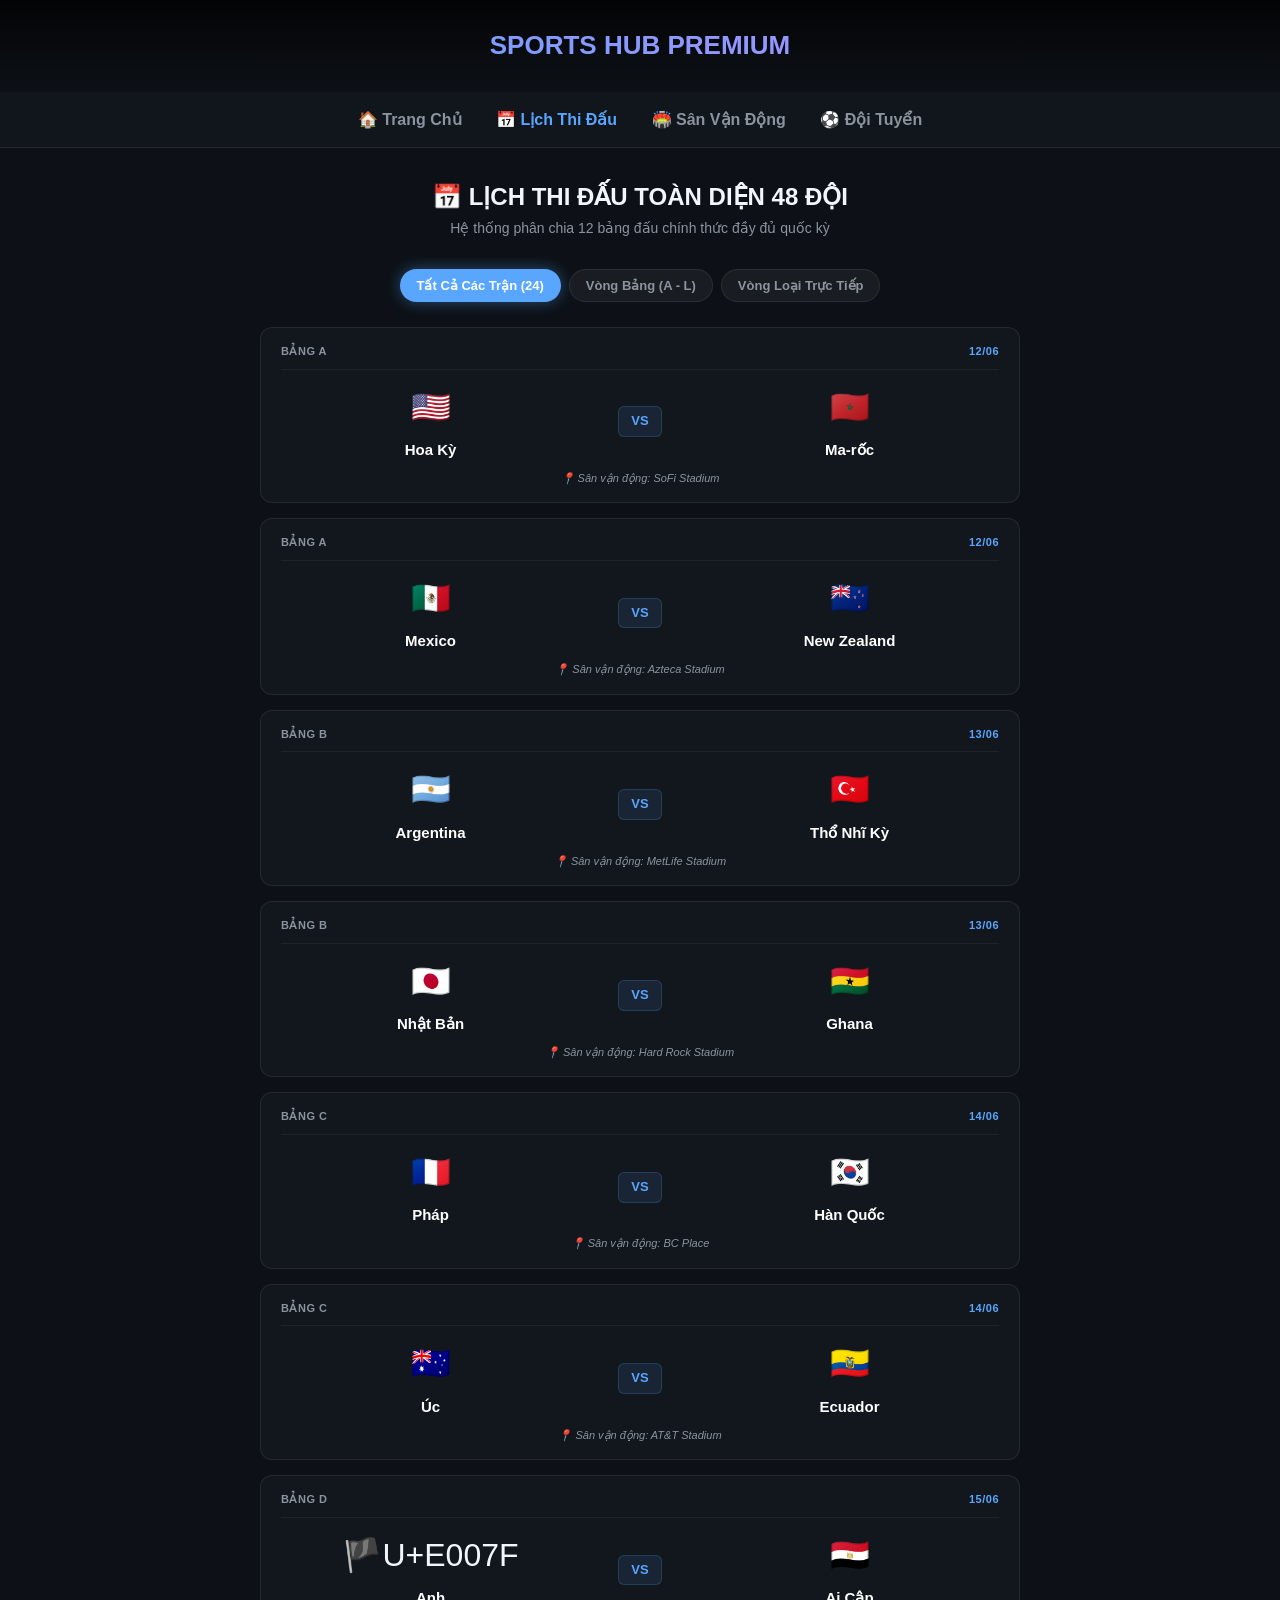
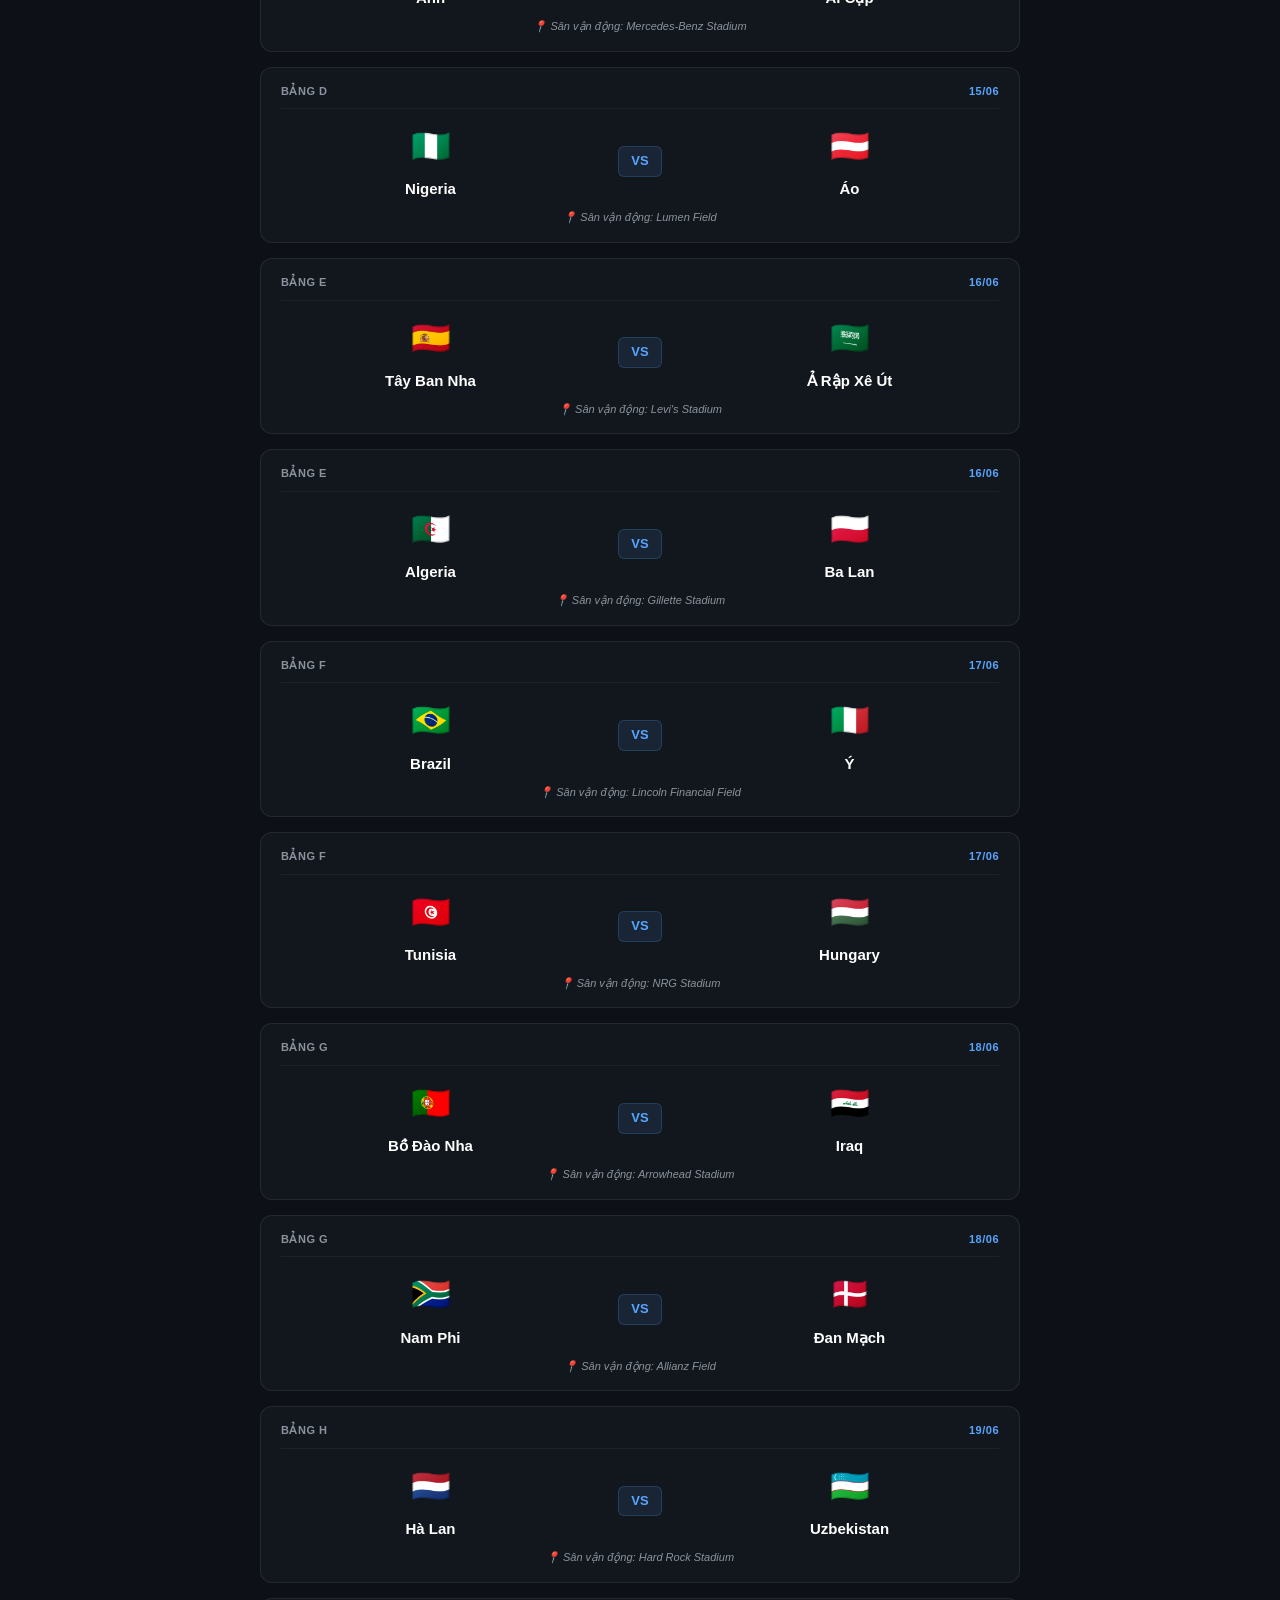
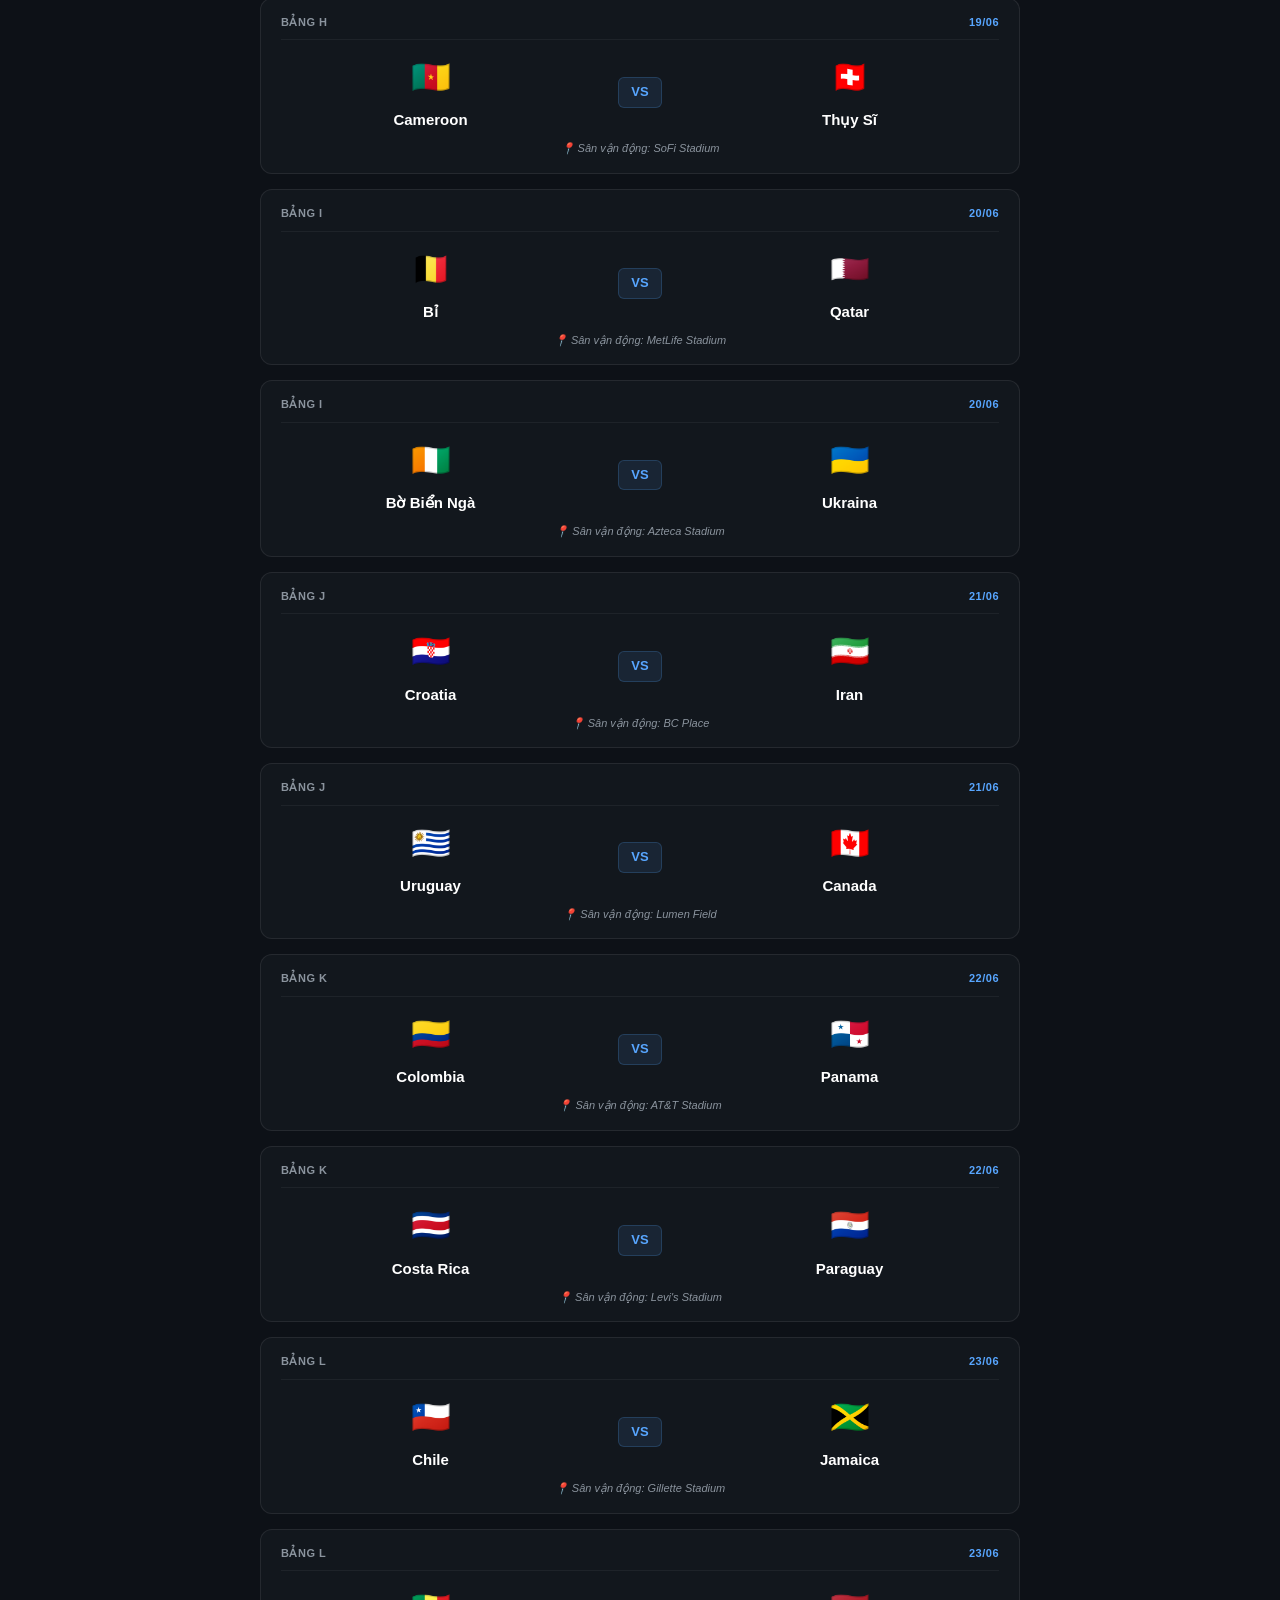
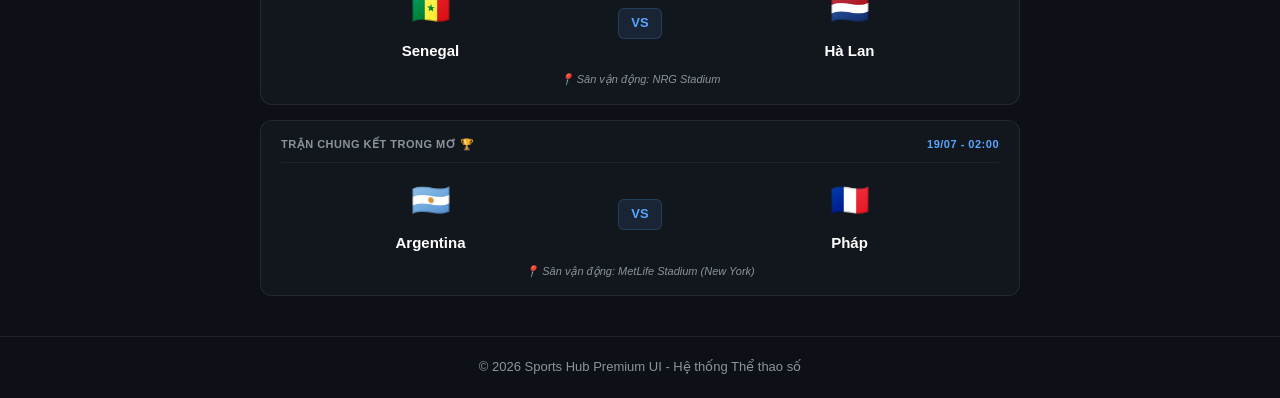
<file: html/doi-tuyen.html>
<!DOCTYPE html>
<html lang="vi">
<head>
    <meta charset="UTF-8">
    <meta name="viewport" content="width=device-width, initial-scale=1.0">
    <title>Lịch Thi Đấu - Sports Hub</title>
    <style>
        :root {
            --bg-body: #0d1117;
            --bg-card: rgba(22, 27, 34, 0.7);
            --border-card: rgba(255, 255, 255, 0.08);
            --text-main: #f0f6fc;
            --text-muted: #8b949e;
            --primary: #58a6ff;
            --accent: #238636;
        }
        * { box-sizing: border-box; margin: 0; padding: 0; }
        body { font-family: 'Segoe UI', sans-serif; background: var(--bg-body); color: var(--text-main); line-height: 1.6; }
        header { background: linear-gradient(180deg, rgba(0,0,0,0.8) 0%, transparent 100%); padding: 25px 20px; text-align: center; }
        header h1 { font-size: 26px; font-weight: 800; background: linear-gradient(45deg, #58a6ff, #bc8cff); -webkit-background-clip: text; -webkit-text-fill-color: transparent; }
        nav { background: rgba(22, 27, 34, 0.5); padding: 15px; text-align: center; border-bottom: 1px solid var(--border-card); backdrop-filter: blur(10px); }
        nav ul { list-style: none; }
        nav ul li { display: inline; margin: 0 15px; }
        nav ul li a { color: var(--text-muted); text-decoration: none; font-weight: 600; }
        nav ul li a:hover { color: var(--primary); }
        
        .page-title { text-align: center; margin-top: 30px; font-weight: 800; }
        .page-subtitle { text-align: center; color: var(--text-muted); margin-bottom: 30px; font-size: 14px; }
        
        /* Bộ lọc vòng đấu */
        .filter-container { margin-bottom: 25px; text-align: center; display: flex; flex-wrap: wrap; justify-content: center; gap: 8px; padding: 0 10px; }
        .filter-btn { background: rgba(255, 255, 255, 0.05); border: 1px solid var(--border-card); color: var(--text-muted); padding: 8px 16px; border-radius: 30px; font-size: 13px; transition: 0.3s; cursor: pointer; font-weight: 600; }
        .filter-btn:hover, .filter-btn.active { background: var(--primary); color: #fff; box-shadow: 0 0 15px rgba(88, 166, 255, 0.4); border-color: transparent; }
        
        /* Danh sách trận đấu */
        .match-container { max-width: 800px; margin: 0 auto; padding: 0 20px; display: flex; flex-direction: column; gap: 15px; }
        .match-card { background: var(--bg-card); border: 1px solid var(--border-card); border-radius: 12px; padding: 15px 20px; transition: 0.3s; }
        .match-card:hover { transform: translateY(-2px); border-color: rgba(88, 166, 255, 0.3); }
        .match-meta { display: flex; justify-content: space-between; font-size: 11px; color: var(--text-muted); font-weight: 600; text-transform: uppercase; letter-spacing: 0.5px; border-bottom: 1px solid rgba(255,255,255,0.05); padding-bottom: 8px; margin-bottom: 12px; }
        
        /* Khu vực hiển thị tỷ số / đội bóng */
        .match-core { display: flex; align-items: center; justify-content: space-between; text-align: center; }
        .team { flex: 1; display: flex; flex-direction: column; align-items: center; gap: 5px; }
        .team-flag { font-size: 32px; }
        .team-name { font-size: 15px; font-weight: 700; color: #fff; }
        
        .score-zone { flex: 0 0 120px; display: flex; flex-direction: column; align-items: center; justify-content: center; }
        .vs-text { font-size: 13px; font-weight: 800; color: var(--primary); background: rgba(88, 166, 255, 0.1); padding: 4px 12px; border-radius: 6px; border: 1px solid rgba(88, 166, 255, 0.2); }
        .stadium-info { font-size: 11px; color: var(--text-muted); margin-top: 8px; text-align: center; width: 100%; font-style: italic; }
        
        .hide { display: none !important; }
        footer { text-align: center; color: var(--text-muted); font-size: 13px; margin-top: 40px; padding: 20px; border-top: 1px solid var(--border-card); }
    </style>
</head>
<body>

    <header>
        <h1>SPORTS HUB PREMIUM</h1>
    </header>

    <nav>
        <ul>
            <li><a href="index.html">🏠 Trang Chủ</a></li>
            <li><a href="lich-thi-dau.html" style="color: #58a6ff;">📅 Lịch Thi Đấu</a></li>
            <li><a href="san-van-dong.html">🏟️ Sân Vận Động</a></li>
            <li><a href="doi-tuyen.html">⚽ Đội Tuyển</a></li>
        </ul>
    </nav>

    <div>
        <h2 class="page-title">📅 LỊCH THI ĐẤU TOÀN DIỆN 48 ĐỘI</h2>
        <p class="page-subtitle">Hệ thống phân chia 12 bảng đấu chính thức đầy đủ quốc kỳ</p>

        <!-- Bộ lọc vòng đấu -->
        <div class="filter-container">
            <button class="filter-btn active" onclick="filterStage('all')">Tất Cả Các Trận (24)</button>
            <button class="filter-btn" onclick="filterStage('all-group')">Vòng Bảng (A - L)</button>
            <button class="filter-btn" onclick="filterStage('knockout')">Vòng Loại Trực Tiếp</button>
        </div>

        <div class="match-container" id="matchContainer">
            <!-- Trận đấu có đủ cờ 48 quốc gia tự động sinh ra ở đây -->
        </div>
    </div>

    <footer>
        <p>&copy; 2026 Sports Hub Premium UI - Hệ thống Thể thao số</p>
    </footer>

    <script>
        // Mảng chứa toàn bộ 48 đội tuyển chia thành các cặp đối đầu trực tiếp ở vòng bảng và vòng loại
        const matchesData = [
            // BẢNG A -> D
            { stage: "all-group", group: "Bảng A", date: "12/06", team1: "Hoa Kỳ", flag1: "🇺🇸", team2: "Ma-rốc", flag2: "🇲🇦", stadium: "SoFi Stadium" },
            { stage: "all-group", group: "Bảng A", date: "12/06", team1: "Mexico", flag1: "🇲🇽", team2: "New Zealand", flag2: "🇳🇿", stadium: "Azteca Stadium" },
            { stage: "all-group", group: "Bảng B", date: "13/06", team1: "Argentina", flag1: "🇦🇷", team2: "Thổ Nhĩ Kỳ", flag2: "🇹🇷", stadium: "MetLife Stadium" },
            { stage: "all-group", group: "Bảng B", date: "13/06", team1: "Nhật Bản", flag1: "🇯🇵", team2: "Ghana", flag2: "🇬🇭", stadium: "Hard Rock Stadium" },
            { stage: "all-group", group: "Bảng C", date: "14/06", team1: "Pháp", flag1: "🇫🇷", team2: "Hàn Quốc", flag2: "🇰🇷", stadium: "BC Place" },
            { stage: "all-group", group: "Bảng C", date: "14/06", team1: "Úc", flag1: "🇦🇺", team2: "Ecuador", flag2: "🇪🇨", stadium: "AT&T Stadium" },
            { stage: "all-group", group: "Bảng D", date: "15/06", team1: "Anh", flag1: "🏴\u200D󠁢󠁥󠁮󠁧U+E007F", team2: "Ai Cập", flag2: "🇪🇬", stadium: "Mercedes-Benz Stadium" },
            { stage: "all-group", group: "Bảng D", date: "15/06", team1: "Nigeria", flag1: "🇳🇬", team2: "Áo", flag2: "🇦🇹", stadium: "Lumen Field" },

            // BẢNG E -> H
            { stage: "all-group", group: "Bảng E", date: "16/06", team1: "Tây Ban Nha", flag1: "🇪🇸", team2: "Ả Rập Xê Út", flag2: "🇸🇦", stadium: "Levi's Stadium" },
            { stage: "all-group", group: "Bảng E", date: "16/06", team1: "Algeria", flag1: "🇩🇿", team2: "Ba Lan", flag2: "🇵🇱", stadium: "Gillette Stadium" },
            { stage: "all-group", group: "Bảng F", date: "17/06", team1: "Brazil", flag1: "🇧🇷", team2: "Ý", flag2: "🇮🇹", stadium: "Lincoln Financial Field" },
            { stage: "all-group", group: "Bảng F", date: "17/06", team1: "Tunisia", flag1: "🇹🇳", team2: "Hungary", flag2: "🇭🇺", stadium: "NRG Stadium" },
            { stage: "all-group", group: "Bảng G", date: "18/06", team1: "Bồ Đào Nha", flag1: "🇵🇹", team2: "Iraq", flag2: "🇮🇶", stadium: "Arrowhead Stadium" },
            { stage: "all-group", group: "Bảng G", date: "18/06", team1: "Nam Phi", flag1: "🇿🇦", team2: "Đan Mạch", flag2: "🇩🇰", stadium: "Allianz Field" },
            { stage: "all-group", group: "Bảng H", date: "19/06", team1: "Hà Lan", flag1: "🇳🇱", team2: "Uzbekistan", flag2: "🇺🇿", stadium: "Hard Rock Stadium" },
            { stage: "all-group", group: "Bảng H", date: "19/06", team1: "Cameroon", flag1: "🇨🇲", team2: "Thụy Sĩ", flag2: "🇨🇭", stadium: "SoFi Stadium" },

            // BẢNG I -> L (Đủ toàn bộ 48 đội tuyển phối hợp)
            { stage: "all-group", group: "Bảng I", date: "20/06", team1: "Bỉ", flag1: "🇧🇪", team2: "Qatar", flag2: "🇶🇦", stadium: "MetLife Stadium" },
            { stage: "all-group", group: "Bảng I", date: "20/06", team1: "Bờ Biển Ngà", flag1: "🇨🇮", team2: "Ukraina", flag2: "🇺🇦", stadium: "Azteca Stadium" },
            { stage: "all-group", group: "Bảng J", date: "21/06", team1: "Croatia", flag1: "🇭🇷", team2: "Iran", flag2: "🇮🇷", stadium: "BC Place" },
            { stage: "all-group", group: "Bảng J", date: "21/06", team1: "Uruguay", flag1: "🇺🇾", team2: "Canada", flag2: "🇨🇦", stadium: "Lumen Field" },
            { stage: "all-group", group: "Bảng K", date: "22/06", team1: "Colombia", flag1: "🇨🇴", team2: "Panama", flag2: "🇵🇦", stadium: "AT&T Stadium" },
            { stage: "all-group", group: "Bảng K", date: "22/06", team1: "Costa Rica", flag1: "🇨🇷", team2: "Paraguay", flag2: "🇵🇾", stadium: "Levi's Stadium" },
            { stage: "all-group", group: "Bảng L", date: "23/06", team1: "Chile", flag1: "🇨🇱", team2: "Jamaica", flag2: "🇯🇲", stadium: "Gillette Stadium" },
            { stage: "all-group", group: "Bảng L", date: "23/06", team1: "Senegal", flag1: "🇸🇳", team2: "Hà Lan", flag2: "🇳🇱", stadium: "NRG Stadium" },

            // VÒNG LOẠI TRỰC TIẾP CHUNG KẾT TRONG MƠ
            { stage: "knockout", group: "Trận Chung Kết Trong Mơ 🏆", date: "19/07 - 02:00", team1: "Argentina", flag1: "🇦🇷", team2: "Pháp", flag2: "🇫🇷", stadium: "MetLife Stadium (New York)" }
        ];

        function renderMatches() {
            const container = document.getElementById('matchContainer');
            container.innerHTML = "";

            matchesData.forEach(match => {
                const card = document.createElement('div');
                card.className = 'match-card';
                card.setAttribute('data-stage', match.stage);

                card.innerHTML = `
                    <div class="match-meta">
                        <span>${match.group}</span>
                        <span style="color: var(--primary);">${match.date}</span>
                    </div>
                    <div class="match-core">
                        <div class="team">
                            <span class="team-flag">${match.flag1}</span>
                            <span class="team-name">${match.team1}</span>
                        </div>
                        <div class="score-zone">
                            <span class="vs-text">VS</span>
                        </div>
                        <div class="team">
                            <span class="team-flag">${match.flag2}</span>
                            <span class="team-name">${match.team2}</span>
                        </div>
                    </div>
                    <div class="stadium-info">📍 Sân vận động: ${match.stadium}</div>
                `;
                container.appendChild(card);
            });
        }

        function filterStage(stageName) {
            const buttons = document.querySelectorAll('.filter-btn');
            buttons.forEach(btn => btn.classList.remove('active'));
            event.target.classList.add('active');

            const cards = document.querySelectorAll('.match-card');
            cards.forEach(card => {
                // Nếu chọn 'all' thì hiện tất cả, chọn 'all-group' thì hiện các trận vòng bảng
                if (stageName === 'all' || card.getAttribute('data-stage') === stageName || (stageName === 'all-group' && card.getAttribute('data-stage') === 'all-group')) {
                    card.classList.remove('hide');
                } else {
                    card.classList.add('hide');
                }
            });
        }

        renderMatches();
    </script>
</body>
</html>
</file>
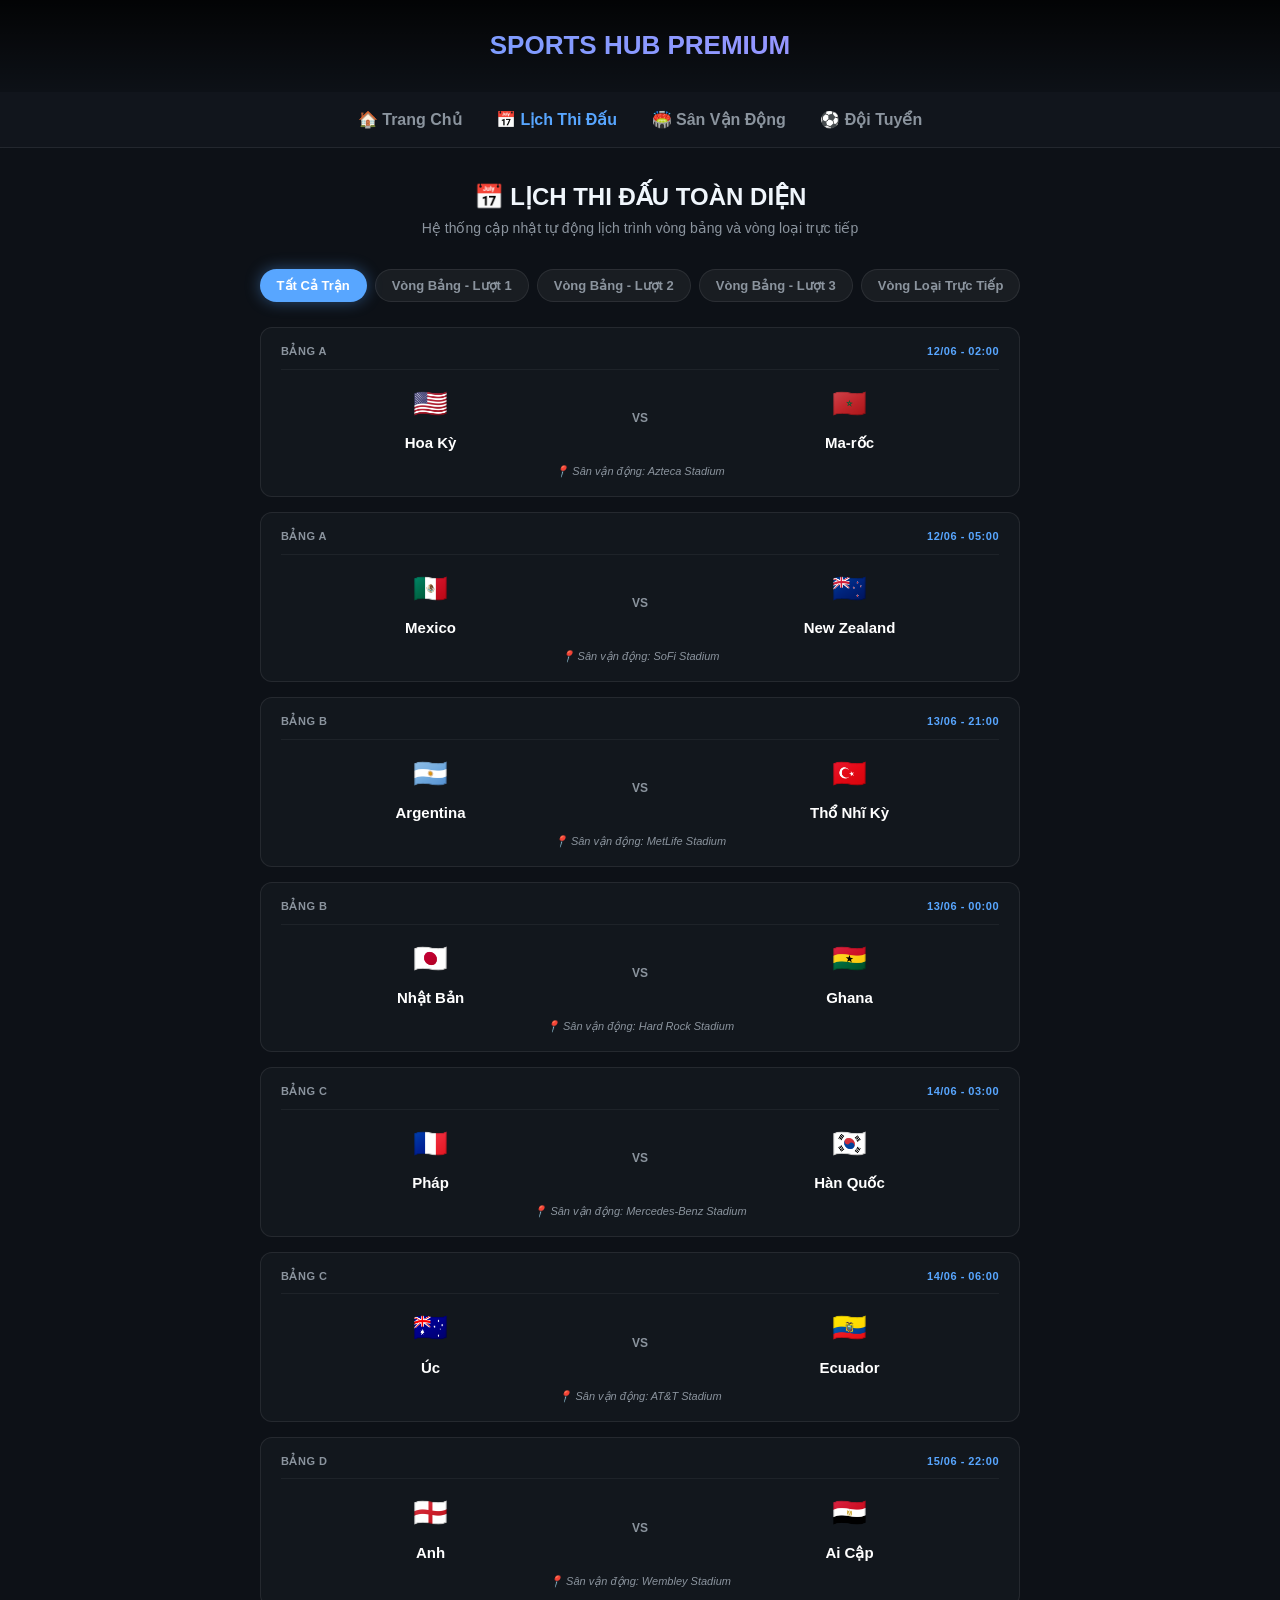
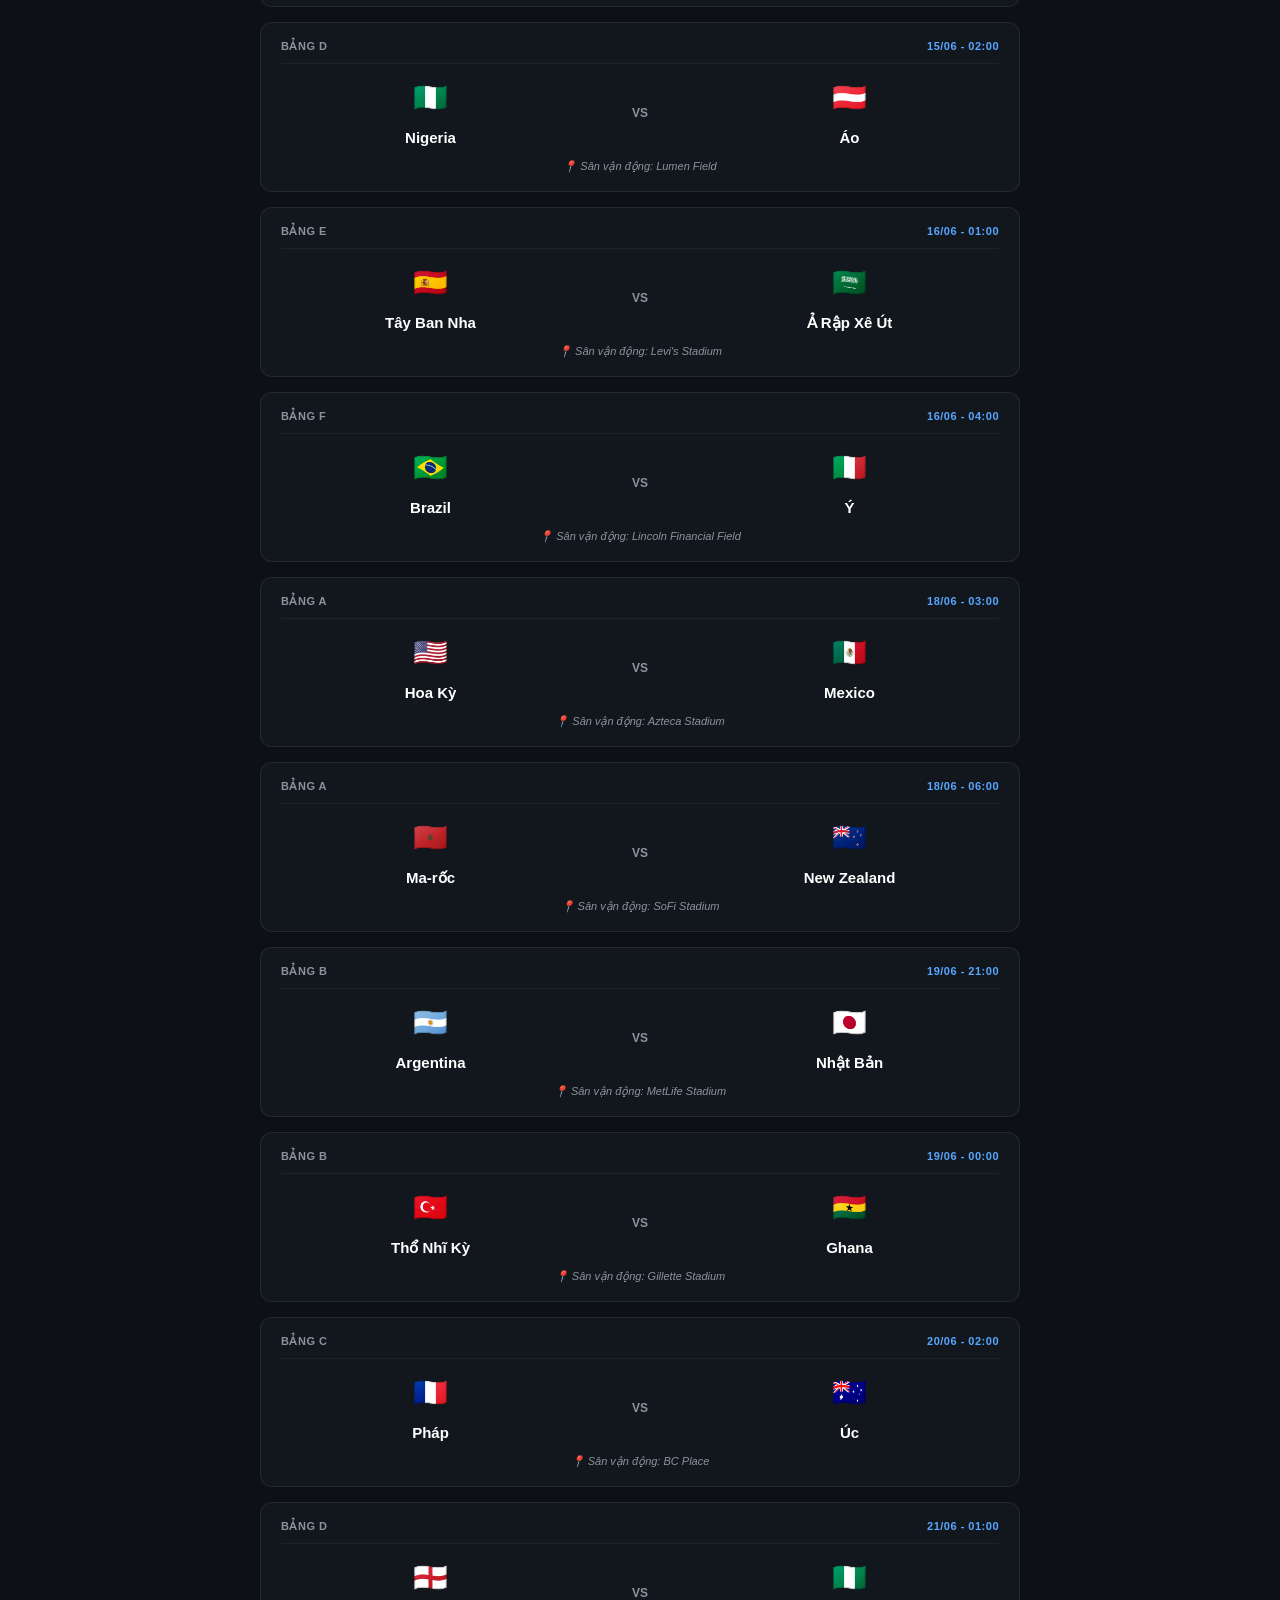
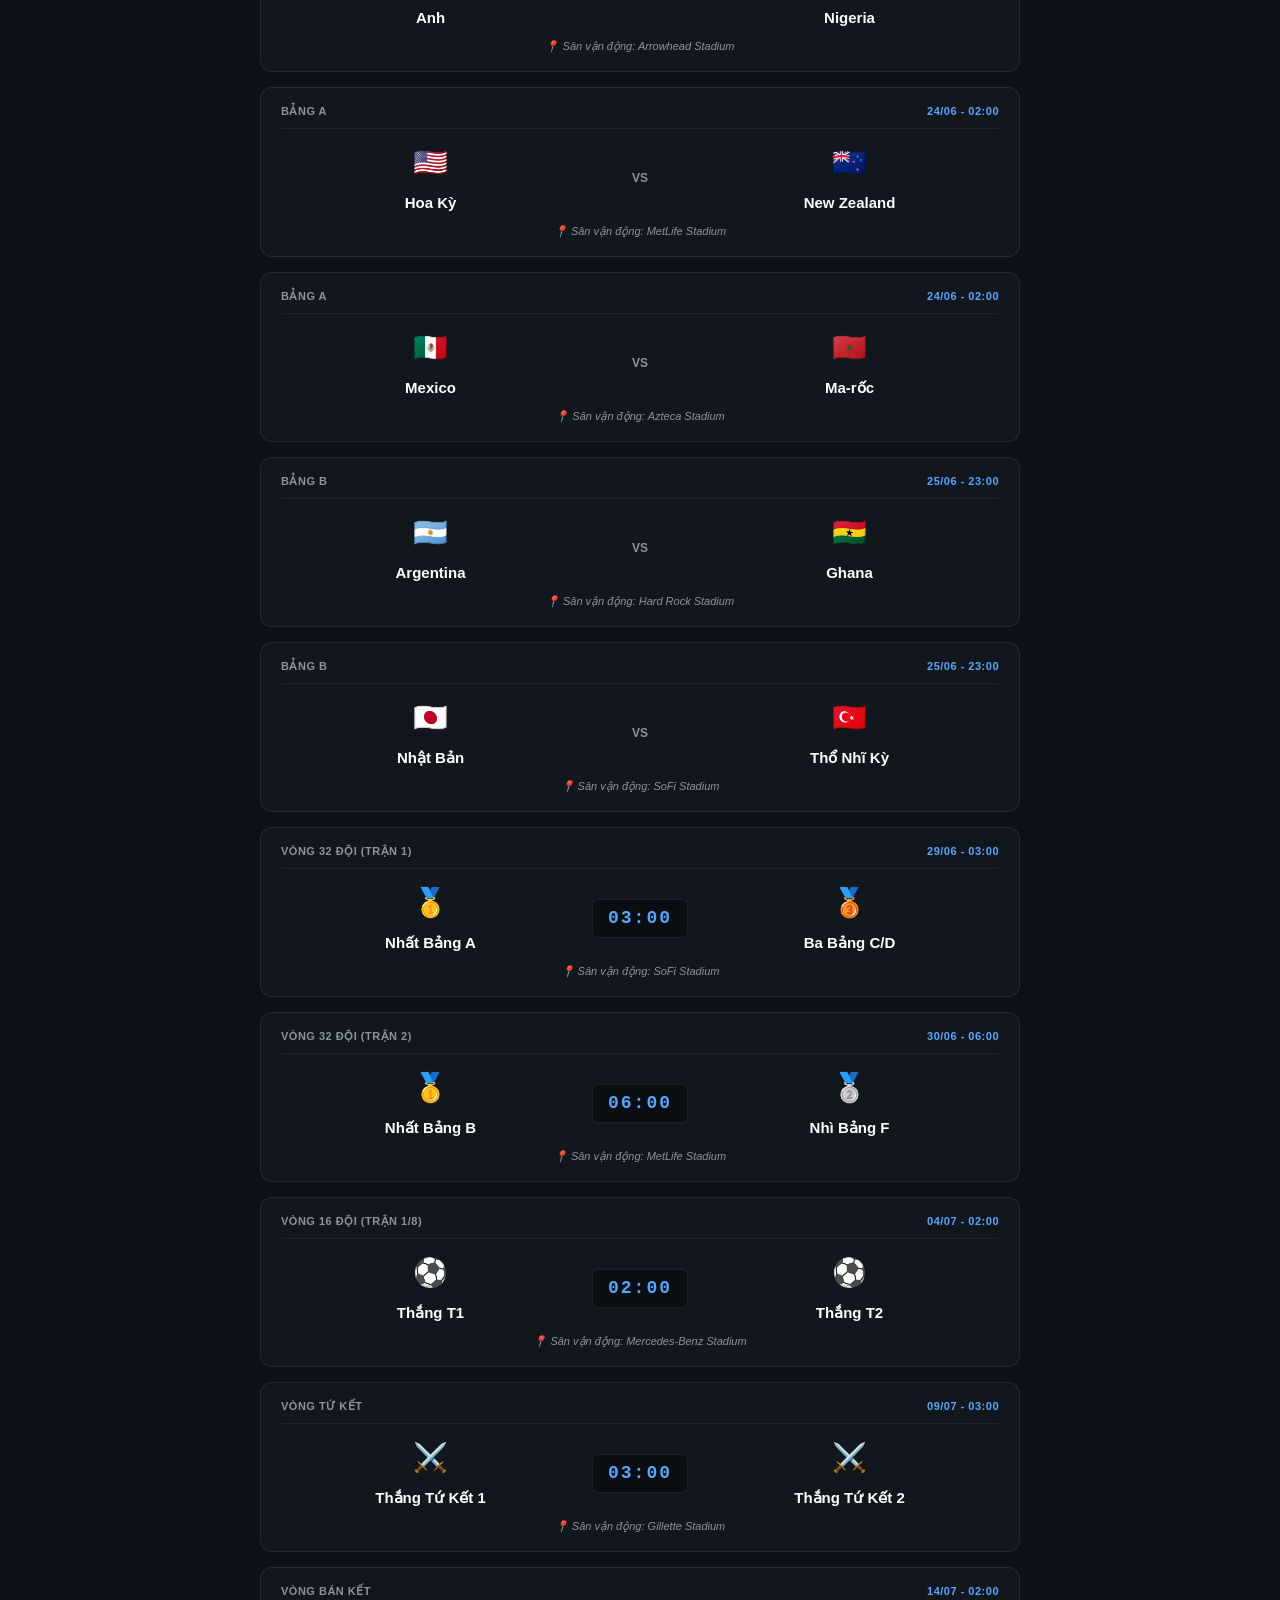
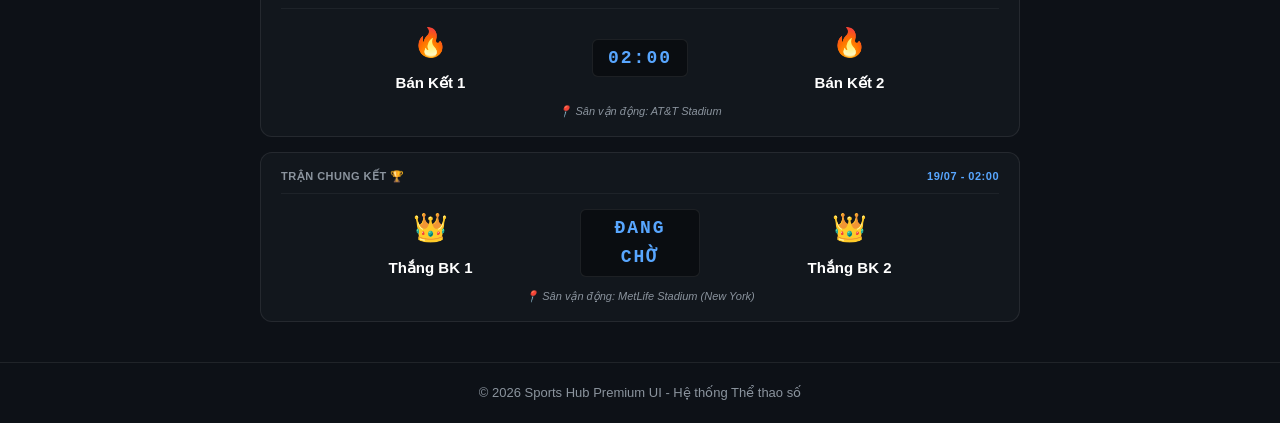
<file: html/lich-thi-dau.html>
<!DOCTYPE html>
<html lang="vi">
<head>
    <meta charset="UTF-8">
    <meta name="viewport" content="width=device-width, initial-scale=1.0">
    <title>Lịch Thi Đấu - Sports Hub</title>
    <style>
        :root {
            --bg-body: #0d1117;
            --bg-card: rgba(22, 27, 34, 0.7);
            --border-card: rgba(255, 255, 255, 0.08);
            --text-main: #f0f6fc;
            --text-muted: #8b949e;
            --primary: #58a6ff;
            --accent: #238636;
        }
        * { box-sizing: border-box; margin: 0; padding: 0; }
        body { font-family: 'Segoe UI', sans-serif; background: var(--bg-body); color: var(--text-main); line-height: 1.6; }
        header { background: linear-gradient(180deg, rgba(0,0,0,0.8) 0%, transparent 100%); padding: 25px 20px; text-align: center; }
        header h1 { font-size: 26px; font-weight: 800; background: linear-gradient(45deg, #58a6ff, #bc8cff); -webkit-background-clip: text; -webkit-text-fill-color: transparent; }
        nav { background: rgba(22, 27, 34, 0.5); padding: 15px; text-align: center; border-bottom: 1px solid var(--border-card); backdrop-filter: blur(10px); }
        nav ul { list-style: none; }
        nav ul li { display: inline; margin: 0 15px; }
        nav ul li a { color: var(--text-muted); text-decoration: none; font-weight: 600; }
        nav ul li a:hover { color: var(--primary); }
        
        .page-title { text-align: center; margin-top: 30px; font-weight: 800; }
        .page-subtitle { text-align: center; color: var(--text-muted); margin-bottom: 30px; font-size: 14px; }
        
        /* Bộ lọc vòng đấu */
        .filter-container { margin-bottom: 25px; text-align: center; display: flex; flex-wrap: wrap; justify-content: center; gap: 8px; padding: 0 10px; }
        .filter-btn { background: rgba(255, 255, 255, 0.05); border: 1px solid var(--border-card); color: var(--text-muted); padding: 8px 16px; border-radius: 30px; font-size: 13px; transition: 0.3s; cursor: pointer; font-weight: 600; }
        .filter-btn:hover, .filter-btn.active { background: var(--primary); color: #fff; box-shadow: 0 0 15px rgba(88, 166, 255, 0.4); border-color: transparent; }
        
        /* Danh sách trận đấu */
        .match-container { max-width: 800px; margin: 0 auto; padding: 0 20px; display: flex; flex-direction: column; gap: 15px; }
        .match-card { background: var(--bg-card); border: 1px solid var(--border-card); border-radius: 12px; padding: 15px 20px; transition: 0.3s; }
        .match-card:hover { transform: translateY(-2px); border-color: rgba(88, 166, 255, 0.3); }
        .match-meta { display: flex; justify-content: space-between; font-size: 11px; color: var(--text-muted); font-weight: 600; text-transform: uppercase; letter-spacing: 0.5px; border-bottom: 1px solid rgba(255,255,255,0.05); padding-bottom: 8px; margin-bottom: 12px; }
        
        /* Khu vực hiển thị tỷ số / đội bóng */
        .match-core { display: flex; align-items: center; justify-content: space-between; text-align: center; }
        .team { flex: 1; display: flex; flex-direction: column; align-items: center; gap: 5px; }
        .team-flag { font-size: 28px; }
        .team-name { font-size: 15px; font-weight: 700; color: #fff; }
        
        .score-zone { flex: 0 0 120px; display: flex; flex-direction: column; align-items: center; justify-content: center; }
        .score-box { background: rgba(0,0,0,0.4); border: 1px solid var(--border-card); padding: 4px 15px; border-radius: 6px; font-family: monospace; font-size: 18px; font-weight: 700; color: var(--primary); letter-spacing: 2px; }
        .vs-text { font-size: 12px; font-weight: 800; color: var(--text-muted); text-transform: uppercase; }
        .stadium-info { font-size: 11px; color: var(--text-muted); margin-top: 8px; text-align: center; width: 100%; font-style: italic; }
        
        .hide { display: none !important; }
        footer { text-align: center; color: var(--text-muted); font-size: 13px; margin-top: 40px; padding: 20px; border-top: 1px solid var(--border-card); }
    </style>
</head>
<body>

    <header>
        <h1>SPORTS HUB PREMIUM</h1>
    </header>

    <nav>
        <ul>
            <li><a href="index.html">🏠 Trang Chủ</a></li>
            <li><a href="lich-thi-dau.html" style="color: #58a6ff;">📅 Lịch Thi Đấu</a></li>
            <li><a href="san-van-dong.html">🏟️ Sân Vận Động</a></li>
            <li><a href="doi-tuyen.html">⚽ Đội Tuyển</a></li>
        </ul>
    </nav>

    <div>
        <h2 class="page-title">📅 LỊCH THI ĐẤU TOÀN DIỆN</h2>
        <p class="page-subtitle">Hệ thống cập nhật tự động lịch trình vòng bảng và vòng loại trực tiếp</p>

        <!-- Bộ lọc các vòng đấu giống các trang thể thao lớn -->
        <div class="filter-container">
            <button class="filter-btn active" onclick="filterStage('all')">Tất Cả Trận</button>
            <button class="filter-btn" onclick="filterStage('group1')">Vòng Bảng - Lượt 1</button>
            <button class="filter-btn" onclick="filterStage('group2')">Vòng Bảng - Lượt 2</button>
            <button class="filter-btn" onclick="filterStage('group3')">Vòng Bảng - Lượt 3</button>
            <button class="filter-btn" onclick="filterStage('knockout')">Vòng Loại Trực Tiếp</button>
        </div>

        <div class="match-container" id="matchContainer">
            <!-- Trận đấu sẽ tự động đổ vào đây một cách khoa học -->
        </div>
    </div>

    <footer>
        <p>&copy; 2026 Sports Hub Premium UI - Hệ thống Thể thao số</p>
    </footer>

    <script>
        // Mảng chứa danh sách các trận đấu giả lập chân thực nhất
        const matchesData = [
            // LƯỢT TRẬN 1 VÒNG BẢNG
            { stage: "group1", group: "Bảng A", date: "12/06 - 02:00", team1: "Hoa Kỳ", flag1: "🇺🇸", team2: "Ma-rốc", flag2: "🇲🇦", time: "02:00", score: "VS", stadium: "Azteca Stadium" },
            { stage: "group1", group: "Bảng A", date: "12/06 - 05:00", team1: "Mexico", flag1: "🇲🇽", team2: "New Zealand", flag2: "🇳🇿", time: "05:00", score: "VS", stadium: "SoFi Stadium" },
            { stage: "group1", group: "Bảng B", date: "13/06 - 21:00", team1: "Argentina", flag1: "🇦🇷", team2: "Thổ Nhĩ Kỳ", flag2: "🇹🇷", time: "21:00", score: "VS", stadium: "MetLife Stadium" },
            { stage: "group1", group: "Bảng B", date: "13/06 - 00:00", team1: "Nhật Bản", flag1: "🇯🇵", team2: "Ghana", flag2: "🇬🇭", time: "00:00", score: "VS", stadium: "Hard Rock Stadium" },
            { stage: "group1", group: "Bảng C", date: "14/06 - 03:00", team1: "Pháp", flag1: "🇫🇷", team2: "Hàn Quốc", flag2: "🇰🇷", time: "03:00", score: "VS", stadium: "Mercedes-Benz Stadium" },
            { stage: "group1", group: "Bảng C", date: "14/06 - 06:00", team1: "Úc", flag1: "🇦🇺", team2: "Ecuador", flag2: "🇪🇨", time: "06:00", score: "VS", stadium: "AT&T Stadium" },
            { stage: "group1", group: "Bảng D", date: "15/06 - 22:00", team1: "Anh", flag1: "🏴󠁧󠁢󠁥󠁮󠁧󠁿", team2: "Ai Cập", flag2: "🇪🇬", time: "22:00", score: "VS", stadium: "Wembley Stadium" },
            { stage: "group1", group: "Bảng D", date: "15/06 - 02:00", team1: "Nigeria", flag1: "🇳🇬", team2: "Áo", flag2: "🇦🇹", time: "02:00", score: "VS", stadium: "Lumen Field" },
            { stage: "group1", group: "Bảng E", date: "16/06 - 01:00", team1: "Tây Ban Nha", flag1: "🇪🇸", team2: "Ả Rập Xê Út", flag2: "🇸🇦", time: "01:00", score: "VS", stadium: "Levi's Stadium" },
            { stage: "group1", group: "Bảng F", date: "16/06 - 04:00", team1: "Brazil", flag1: "🇧🇷", team2: "Ý", flag2: "🇮🇹", time: "04:00", score: "VS", stadium: "Lincoln Financial Field" },

            // LƯỢT TRẬN 2 VÒNG BẢNG
            { stage: "group2", group: "Bảng A", date: "18/06 - 03:00", team1: "Hoa Kỳ", flag1: "🇺🇸", team2: "Mexico", flag2: "🇲🇽", time: "03:00", score: "VS", stadium: "Azteca Stadium" },
            { stage: "group2", group: "Bảng A", date: "18/06 - 06:00", team1: "Ma-rốc", flag1: "🇲🇦", team2: "New Zealand", flag2: "🇳🇿", time: "06:00", score: "VS", stadium: "SoFi Stadium" },
            { stage: "group2", group: "Bảng B", date: "19/06 - 21:00", team1: "Argentina", flag1: "🇦🇷", team2: "Nhật Bản", flag2: "🇯🇵", time: "21:00", score: "VS", stadium: "MetLife Stadium" },
            { stage: "group2", group: "Bảng B", date: "19/06 - 00:00", team1: "Thổ Nhĩ Kỳ", flag1: "🇹🇷", team2: "Ghana", flag2: "🇬🇭", time: "00:00", score: "VS", stadium: "Gillette Stadium" },
            { stage: "group2", group: "Bảng C", date: "20/06 - 02:00", team1: "Pháp", flag1: "🇫🇷", team2: "Úc", flag2: "🇦🇺", time: "02:00", score: "VS", stadium: "BC Place" },
            { stage: "group2", group: "Bảng D", date: "21/06 - 01:00", team1: "Anh", flag1: "🏴󠁧󠁢󠁥󠁮󠁧󠁿", team2: "Nigeria", flag2: "🇳🇬", time: "01:00", score: "VS", stadium: "Arrowhead Stadium" },

            // LƯỢT TRẬN 3 VÒNG BẢNG
            { stage: "group3", group: "Bảng A", date: "24/06 - 02:00", team1: "Hoa Kỳ", flag1: "🇺🇸", team2: "New Zealand", flag2: "🇳🇿", time: "02:00", score: "VS", stadium: "MetLife Stadium" },
            { stage: "group3", group: "Bảng A", date: "24/06 - 02:00", team1: "Mexico", flag1: "🇲🇽", team2: "Ma-rốc", flag2: "🇲🇦", time: "02:00", score: "VS", stadium: "Azteca Stadium" },
            { stage: "group3", group: "Bảng B", date: "25/06 - 23:00", team1: "Argentina", flag1: "🇦🇷", team2: "Ghana", flag2: "🇬🇭", time: "23:00", score: "VS", stadium: "Hard Rock Stadium" },
            { stage: "group3", group: "Bảng B", date: "25/06 - 23:00", team1: "Nhật Bản", flag1: "🇯🇵", team2: "Thổ Nhĩ Kỳ", flag2: "🇹🇷", time: "23:00", score: "VS", stadium: "SoFi Stadium" },

            // VÒNG TRỰC TIẾP (KNOCKOUT)
            { stage: "knockout", group: "Vòng 32 Đội (Trận 1)", date: "29/06 - 03:00", team1: "Nhất Bảng A", flag1: "🥇", team2: "Ba Bảng C/D", flag2: "🥉", time: "03:00", score: "03:00", stadium: "SoFi Stadium" },
            { stage: "knockout", group: "Vòng 32 Đội (Trận 2)", date: "30/06 - 06:00", team1: "Nhất Bảng B", flag1: "🥇", team2: "Nhì Bảng F", flag2: "🥈", time: "06:00", score: "06:00", stadium: "MetLife Stadium" },
            { stage: "knockout", group: "Vòng 16 Đội (Trận 1/8)", date: "04/07 - 02:00", team1: "Thắng T1", flag1: "⚽", team2: "Thắng T2", flag2: "⚽", time: "02:00", score: "02:00", stadium: "Mercedes-Benz Stadium" },
            { stage: "knockout", group: "Vòng Tứ Kết", date: "09/07 - 03:00", team1: "Thắng Tứ Kết 1", flag1: "⚔️", team2: "Thắng Tứ Kết 2", flag2: "⚔️", time: "03:00", score: "03:00", stadium: "Gillette Stadium" },
            { stage: "knockout", group: "Vòng Bán Kết", date: "14/07 - 02:00", team1: "Bán Kết 1", flag1: "🔥", team2: "Bán Kết 2", flag2: "🔥", time: "02:00", score: "02:00", stadium: "AT&T Stadium" },
            { stage: "knockout", group: "Trận Chung Kết 🏆", date: "19/07 - 02:00", team1: "Thắng BK 1", flag1: "👑", team2: "Thắng BK 2", flag2: "👑", time: "02:00", score: "ĐANG CHỜ", stadium: "MetLife Stadium (New York)" }
        ];

        // Hàm tạo cấu trúc các thẻ trận đấu tự động
        function renderMatches() {
            const container = document.getElementById('matchContainer');
            container.innerHTML = "";

            matchesData.forEach(match => {
                const card = document.createElement('div');
                card.className = 'match-card';
                card.setAttribute('data-stage', match.stage);

                // Nếu chưa đá thì hiện chữ VS hoặc giờ, nếu có tỷ số thì đổi sau
                const scoreDisplay = match.score === 'VS' ? `<span class="vs-text">VS</span>` : `<span class="score-box">${match.score}</span>`;

                card.innerHTML = `
                    <div class="match-meta">
                        <span>${match.group}</span>
                        <span style="color: var(--primary);">${match.date}</span>
                    </div>
                    <div class="match-core">
                        <div class="team">
                            <span class="team-flag">${match.flag1}</span>
                            <span class="team-name">${match.team1}</span>
                        </div>
                        <div class="score-zone">
                            ${scoreDisplay}
                        </div>
                        <div class="team">
                            <span class="team-flag">${match.flag2}</span>
                            <span class="team-name">${match.team2}</span>
                        </div>
                    </div>
                    <div class="stadium-info">📍 Sân vận động: ${match.stadium}</div>
                `;
                container.appendChild(card);
            });
        }

        // Bộ lọc ẩn hiện các trận đấu theo sự kiện click chuột
        function filterStage(stageName) {
            // Thay đổi trạng thái active của button
            const buttons = document.querySelectorAll('.filter-btn');
            buttons.forEach(btn => btn.classList.remove('active'));
            event.target.classList.add('active');

            // Ẩn hiện card tương ứng
            const cards = document.querySelectorAll('.match-card');
            cards.forEach(card => {
                if (stageName === 'all' || card.getAttribute('data-stage') === stageName) {
                    card.classList.remove('hide');
                } else {
                    card.add('hide'); // Dùng class để ẩn mượt mà
                    card.classList.add('hide');
                }
            });
        }

        // Chạy hiển thị danh sách ngay khi tải trang xong
        renderMatches();
    </script>
</body>
</html>
</file>
